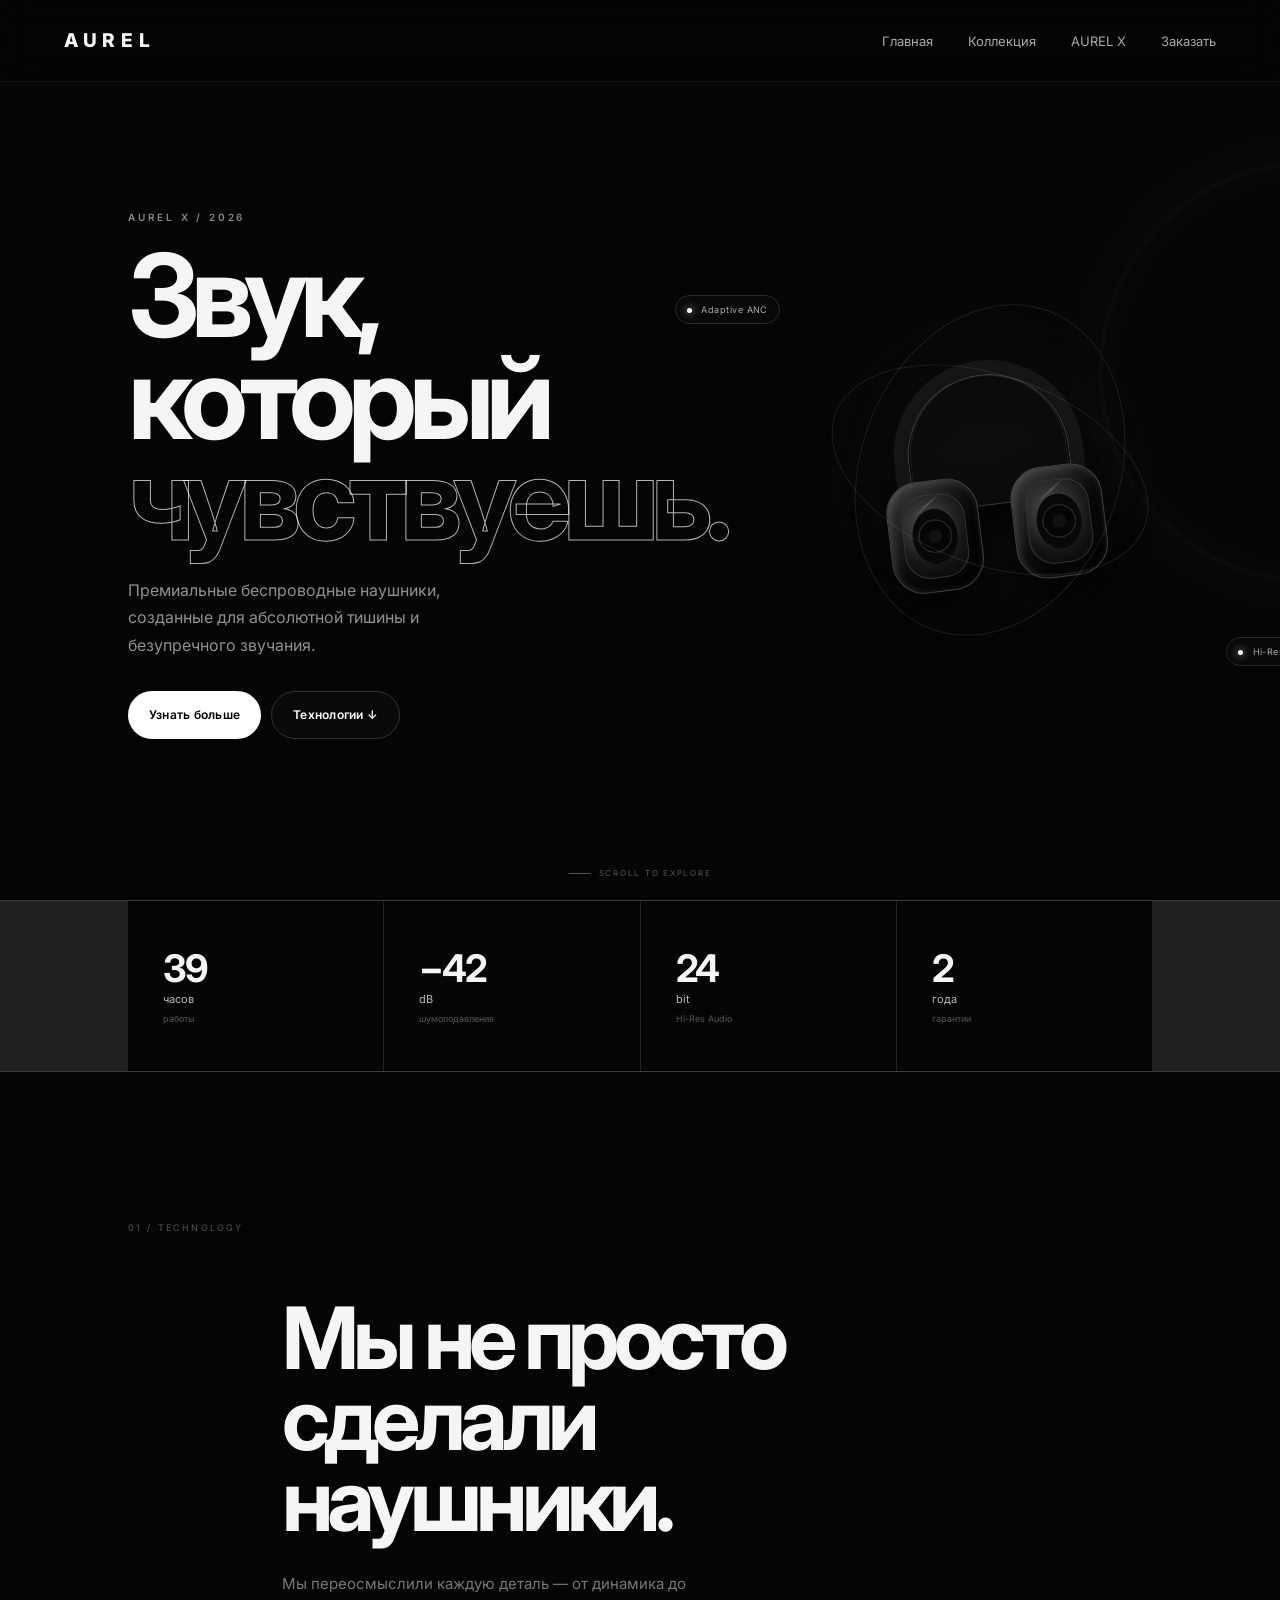
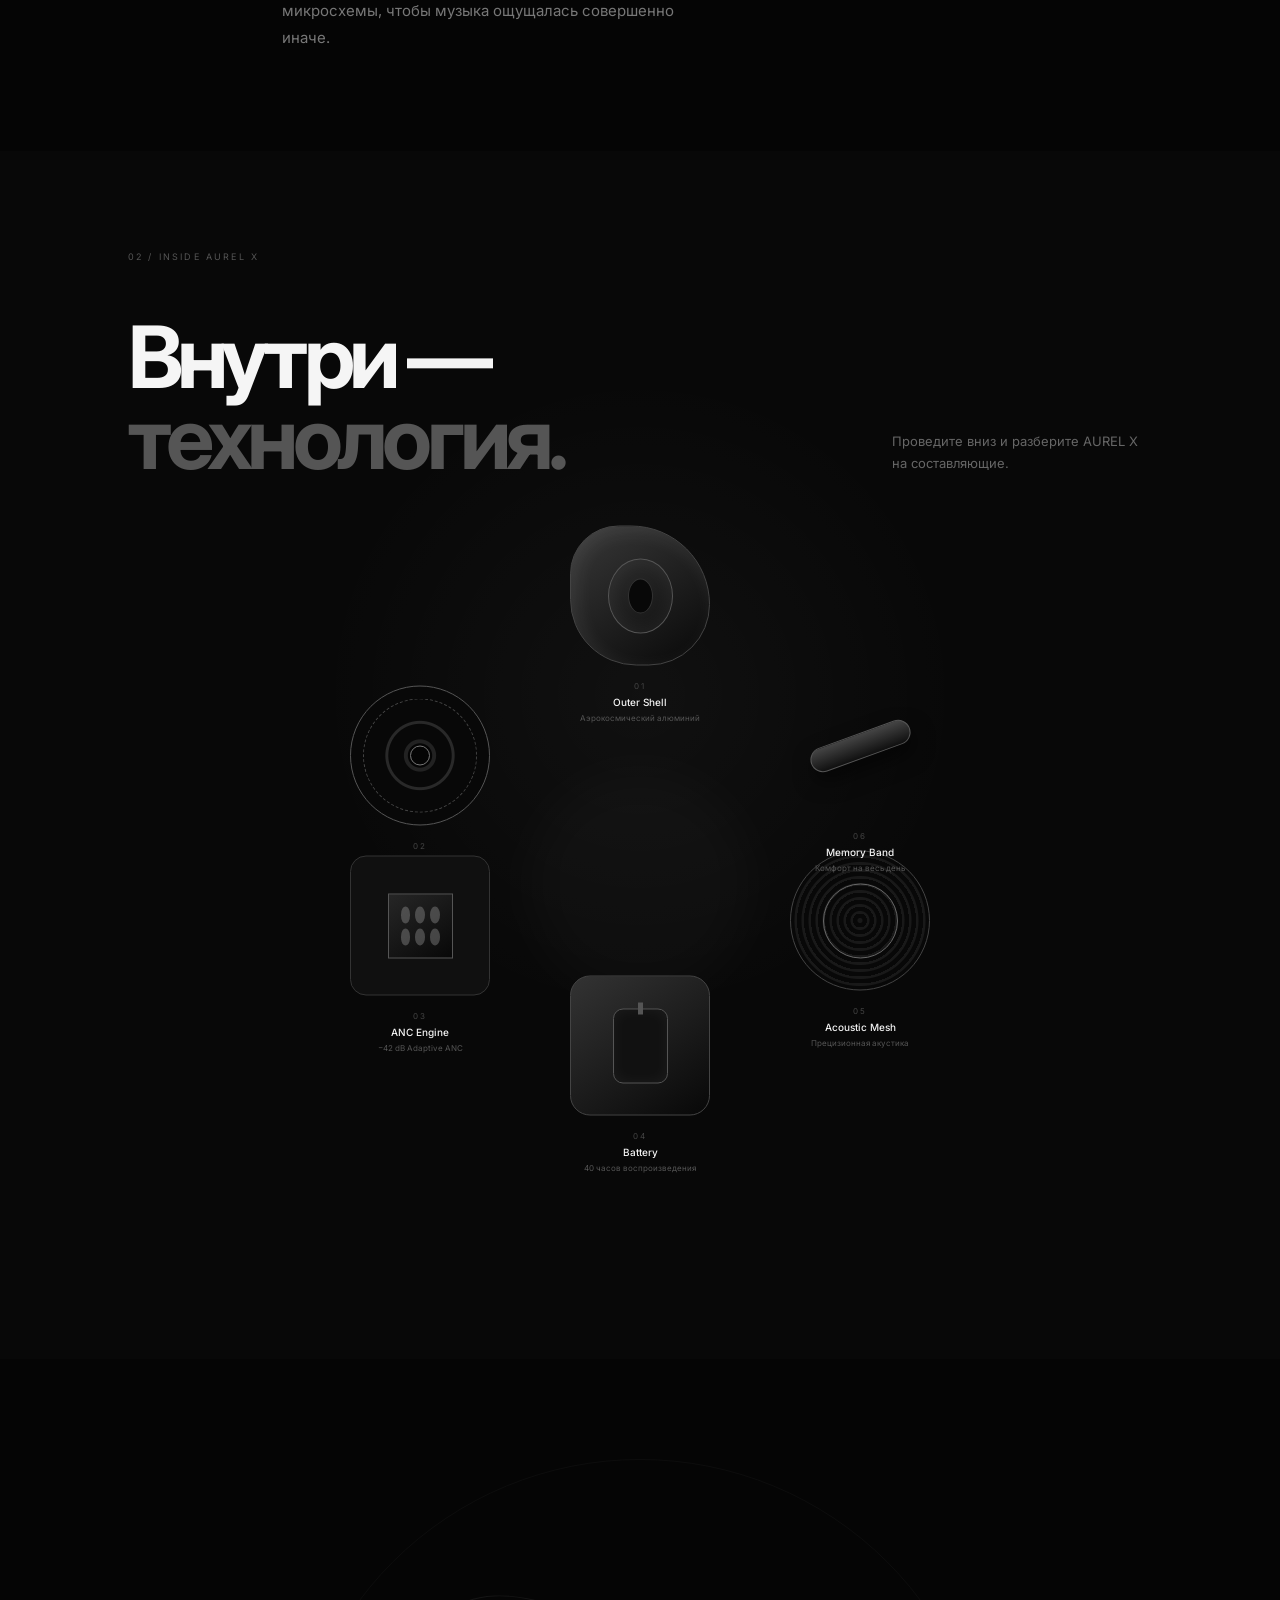
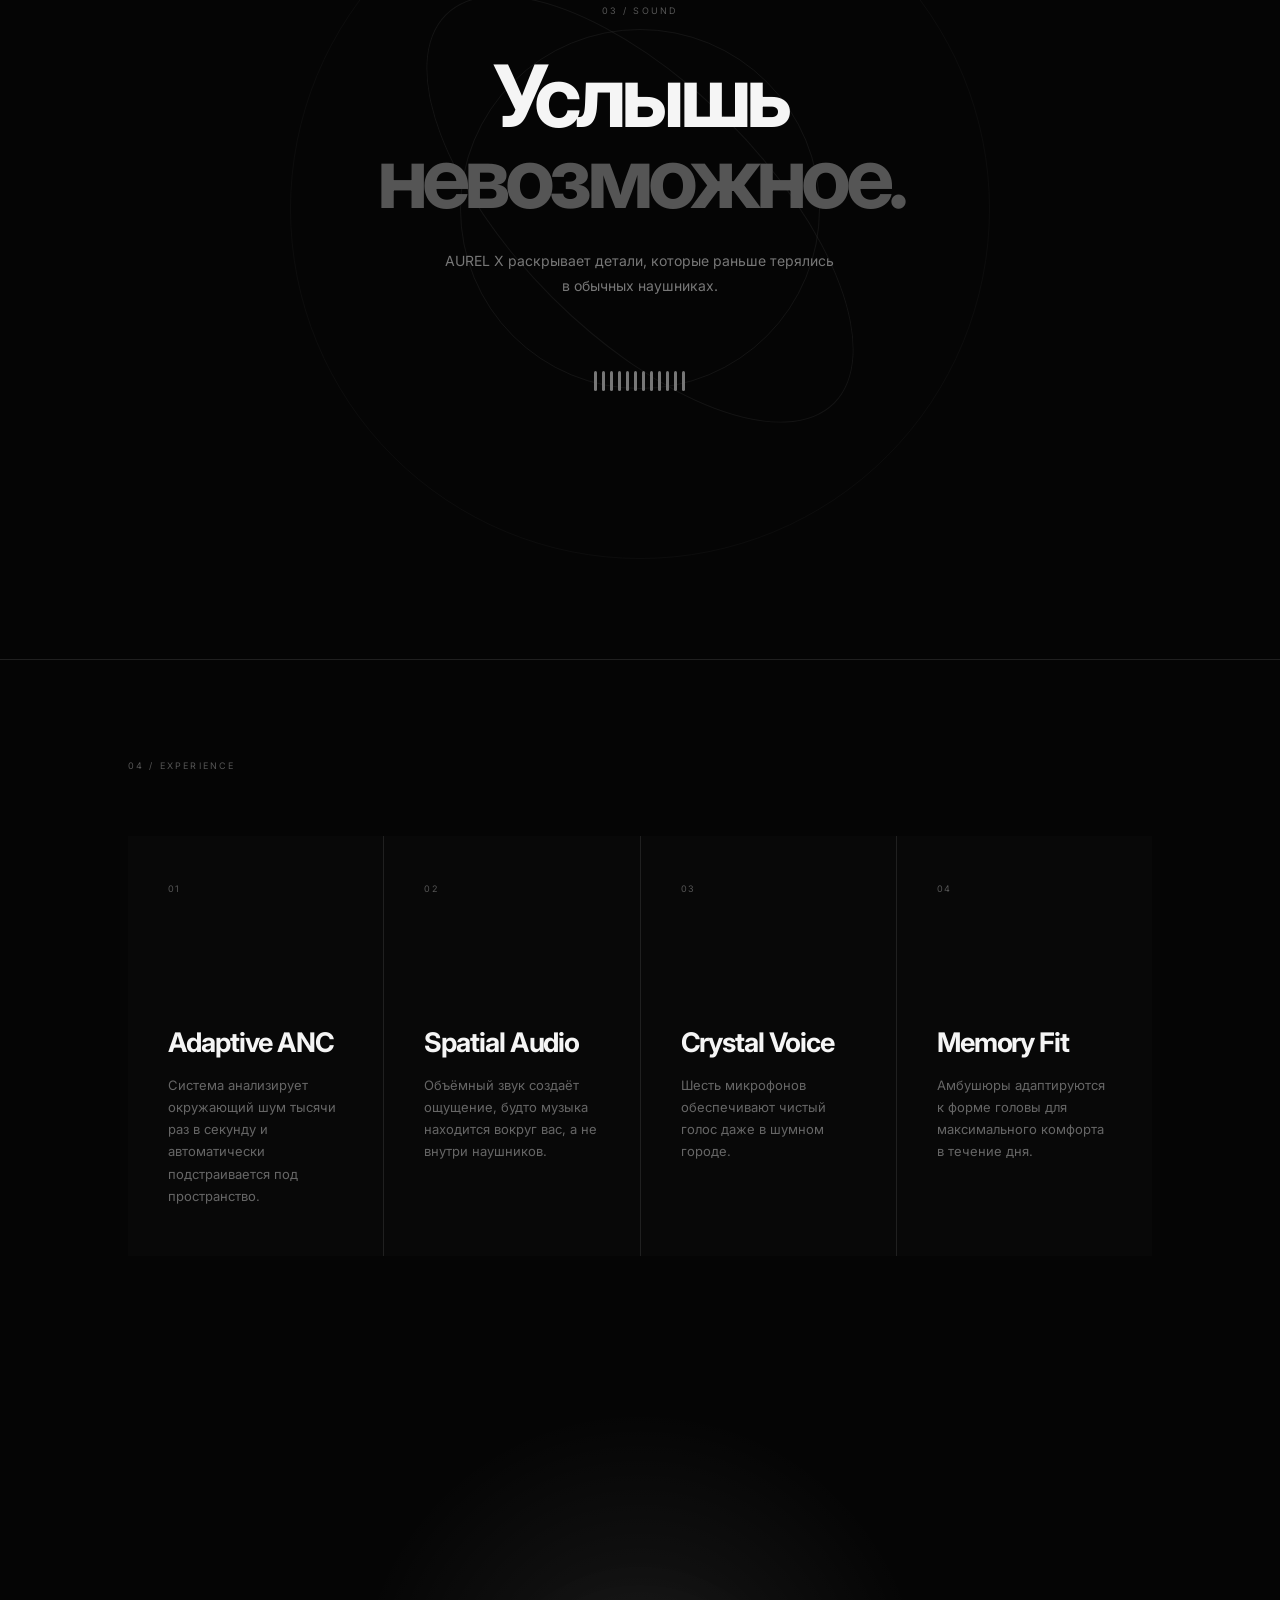
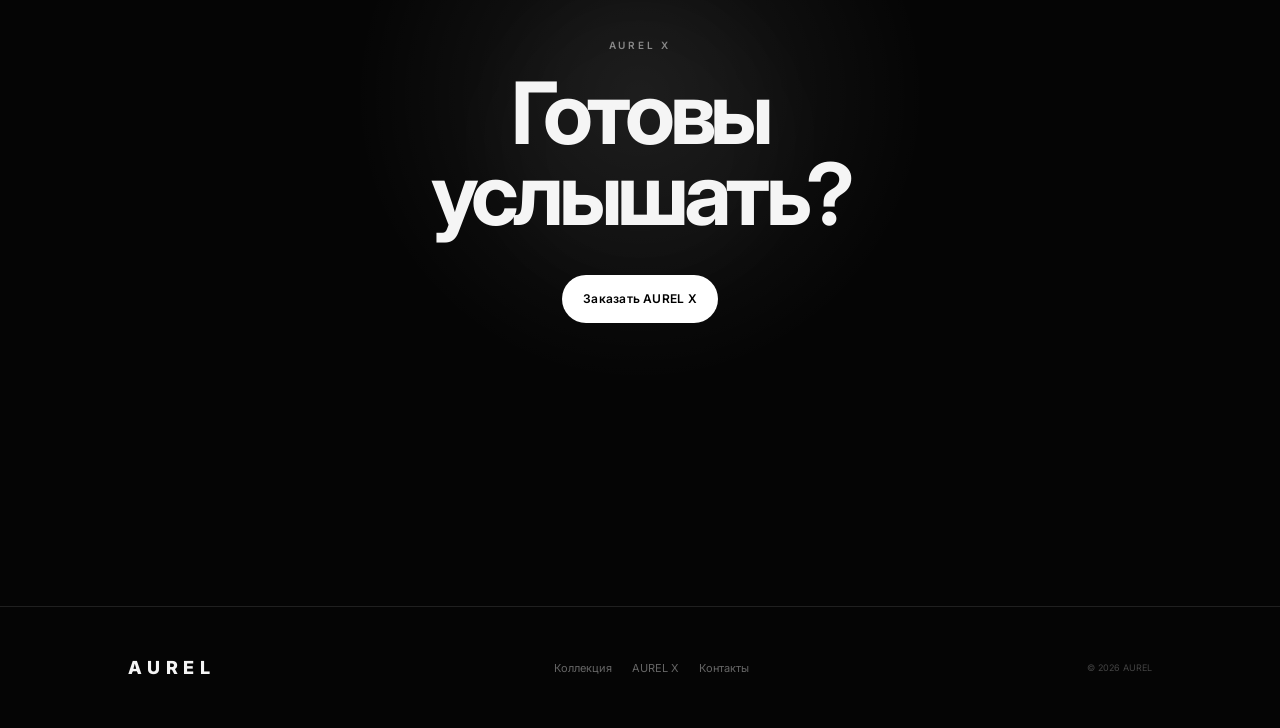
<file: index.html>
<!DOCTYPE html>
<html lang="ru">
<head>
    <meta charset="UTF-8">
    <meta name="viewport" content="width=device-width, initial-scale=1.0">
    <meta name="theme-color" content="#050505">
    <title>AUREL X — звук нового поколения</title>

    <link rel="preconnect" href="https://fonts.googleapis.com">
    <link rel="preconnect" href="https://fonts.gstatic.com" crossorigin>
    <link href="https://fonts.googleapis.com/css2?family=Inter:wght@400;500;600;700;800&display=swap" rel="stylesheet">

    <link rel="stylesheet" href="style.css">
</head>

<body>

<!-- LOADER -->
<div class="loader" id="loader">
    <div class="loader-logo">AUREL</div>
    <div class="loader-line">
        <span></span>
    </div>
</div>

<!-- HEADER -->
<header class="header">
    <a href="index.html" class="logo">AUREL</a>

    <nav>
        <a href="index.html">Главная</a>
        <a href="catalog.html">Коллекция</a>
        <a href="product.html">AUREL X</a>
        <a href="contacts.html">Заказать</a>
    </nav>

    <button class="menu" aria-label="Открыть меню">
        <span></span>
        <span></span>
    </button>
</header>


<main>

<!-- HERO -->
<section class="hero">

    <div class="hero-bg-circle circle-1"></div>
    <div class="hero-bg-circle circle-2"></div>

    <div class="hero-content reveal">
        <div class="eyebrow">AUREL X / 2026</div>

        <h1>
            Звук,<br>
            который<br>
            <span>чувствуешь.</span>
        </h1>

        <p>
            Премиальные беспроводные наушники,
            созданные для абсолютной тишины
            и безупречного звучания.
        </p>

        <div class="hero-buttons">
            <a href="product.html" class="btn btn-primary">
                Узнать больше
            </a>

            <a href="#technology" class="btn btn-ghost">
                Технологии ↓
            </a>
        </div>
    </div>


    <!-- HEADPHONES -->
    <div class="hero-headphones reveal">

        <div class="headphone-glow"></div>

        <div class="headphone">
            <div class="headband"></div>

            <div class="ear left-ear">
                <div class="ear-outer">
                    <div class="ear-inner"></div>
                    <div class="ear-highlight"></div>
                </div>
            </div>

            <div class="ear right-ear">
                <div class="ear-outer">
                    <div class="ear-inner"></div>
                    <div class="ear-highlight"></div>
                </div>
            </div>

        </div>

        <div class="orbit orbit-one"></div>
        <div class="orbit orbit-two"></div>

        <div class="floating-label label-1">
            <span></span> Adaptive ANC
        </div>

        <div class="floating-label label-2">
            <span></span> Hi-Res Audio
        </div>

    </div>

    <div class="scroll-hint">
        <span></span>
        SCROLL TO EXPLORE
    </div>

</section>


<!-- STATISTICS -->
<section class="stats">

    <div class="stat reveal">
        <strong data-count="40">0</strong>
        <span>часов</span>
        <small>работы</small>
    </div>

    <div class="stat reveal">
        <strong>−42</strong>
        <span>dB</span>
        <small>шумоподавления</small>
    </div>

    <div class="stat reveal">
        <strong>24</strong>
        <span>bit</span>
        <small>Hi-Res Audio</small>
    </div>

    <div class="stat reveal">
        <strong>2</strong>
        <span>года</span>
        <small>гарантии</small>
    </div>

</section>


<!-- INTRO -->
<section class="intro" id="technology">

    <div class="section-number">01 / TECHNOLOGY</div>

    <div class="intro-content reveal">
        <h2>
            Мы не просто<br>
            сделали наушники.
        </h2>

        <p>
            Мы переосмыслили каждую деталь —
            от динамика до микросхемы,
            чтобы музыка ощущалась
            совершенно иначе.
        </p>
    </div>

</section>


<!-- EXPLODED VIEW -->
<section class="exploded">

    <div class="section-number">02 / INSIDE AUREL X</div>

    <div class="exploded-title reveal">
        <h2>
            Внутри —<br>
            <span>технология.</span>
        </h2>

        <p>
            Проведите вниз и разберите AUREL X
            на составляющие.
        </p>
    </div>


    <div class="exploded-stage" id="explodedStage">

        <!-- OUTER SHELL -->
        <div class="part part-shell">
            <div class="part-visual shell-visual">
                <div class="shell-ring"></div>
                <div class="shell-core"></div>
            </div>

            <div class="part-info">
                <span>01</span>
                <strong>Outer Shell</strong>
                <small>Аэрокосмический алюминий</small>
            </div>
        </div>


        <!-- DRIVER -->
        <div class="part part-driver">
            <div class="part-visual driver-visual">
                <div class="driver-ring"></div>
                <div class="driver-center"></div>
            </div>

            <div class="part-info">
                <span>02</span>
                <strong>40 mm Driver</strong>
                <small>Высокоточный динамик</small>
            </div>
        </div>


        <!-- ANC -->
        <div class="part part-anc">
            <div class="part-visual anc-visual">
                <div class="chip">
                    <i></i><i></i><i></i>
                    <i></i><i></i><i></i>
                </div>
            </div>

            <div class="part-info">
                <span>03</span>
                <strong>ANC Engine</strong>
                <small>−42 dB Adaptive ANC</small>
            </div>
        </div>


        <!-- BATTERY -->
        <div class="part part-battery">
            <div class="part-visual battery-visual">
                <div class="battery-cell"></div>
            </div>

            <div class="part-info">
                <span>04</span>
                <strong>Battery</strong>
                <small>40 часов воспроизведения</small>
            </div>
        </div>


        <!-- MESH -->
        <div class="part part-mesh">
            <div class="part-visual mesh-visual">
                <div class="mesh-circle"></div>
            </div>

            <div class="part-info">
                <span>05</span>
                <strong>Acoustic Mesh</strong>
                <small>Прецизионная акустика</small>
            </div>
        </div>


        <!-- BAND -->
        <div class="part part-band">
            <div class="part-visual band-visual">
                <div class="band-piece"></div>
            </div>

            <div class="part-info">
                <span>06</span>
                <strong>Memory Band</strong>
                <small>Комфорт на весь день</small>
            </div>
        </div>

    </div>

</section>


<!-- SOUND -->
<section class="sound-section">

    <div class="sound-orbit orbit-a"></div>
    <div class="sound-orbit orbit-b"></div>
    <div class="sound-orbit orbit-c"></div>

    <div class="sound-content reveal">

        <div class="section-number">03 / SOUND</div>

        <h2>
            Услышь<br>
            <span>невозможное.</span>
        </h2>

        <p>
            AUREL X раскрывает детали,
            которые раньше терялись
            в обычных наушниках.
        </p>

        <div class="equalizer">

            <i></i>
            <i></i>
            <i></i>
            <i></i>
            <i></i>
            <i></i>
            <i></i>
            <i></i>
            <i></i>
            <i></i>
            <i></i>
            <i></i>

        </div>

    </div>

</section>


<!-- FEATURES -->
<section class="features">

    <div class="section-number">04 / EXPERIENCE</div>

    <div class="feature-grid">

        <article class="feature reveal">
            <span>01</span>
            <h3>Adaptive ANC</h3>
            <p>
                Система анализирует окружающий
                шум тысячи раз в секунду
                и автоматически подстраивается
                под пространство.
            </p>
        </article>

        <article class="feature reveal">
            <span>02</span>
            <h3>Spatial Audio</h3>
            <p>
                Объёмный звук создаёт ощущение,
                будто музыка находится вокруг вас,
                а не внутри наушников.
            </p>
        </article>

        <article class="feature reveal">
            <span>03</span>
            <h3>Crystal Voice</h3>
            <p>
                Шесть микрофонов обеспечивают
                чистый голос даже
                в шумном городе.
            </p>
        </article>

        <article class="feature reveal">
            <span>04</span>
            <h3>Memory Fit</h3>
            <p>
                Амбушюры адаптируются
                к форме головы для максимального
                комфорта в течение дня.
            </p>
        </article>

    </div>

</section>


<!-- CTA -->
<section class="final-cta">

    <div class="cta-glow"></div>

    <div class="reveal">

        <div class="eyebrow">AUREL X</div>

        <h2>
            Готовы<br>
            услышать?
        </h2>

        <a href="contacts.html" class="btn btn-primary">
            Заказать AUREL X
        </a>

    </div>

</section>

</main>


<!-- FOOTER -->
<footer class="footer">

    <div class="footer-logo">AUREL</div>

    <div class="footer-links">
        <a href="catalog.html">Коллекция</a>
        <a href="product.html">AUREL X</a>
        <a href="contacts.html">Контакты</a>
    </div>

    <div class="footer-copy">
        © 2026 AUREL
    </div>

</footer>


<script src="script.js"></script>

</body>
</html>
</file>
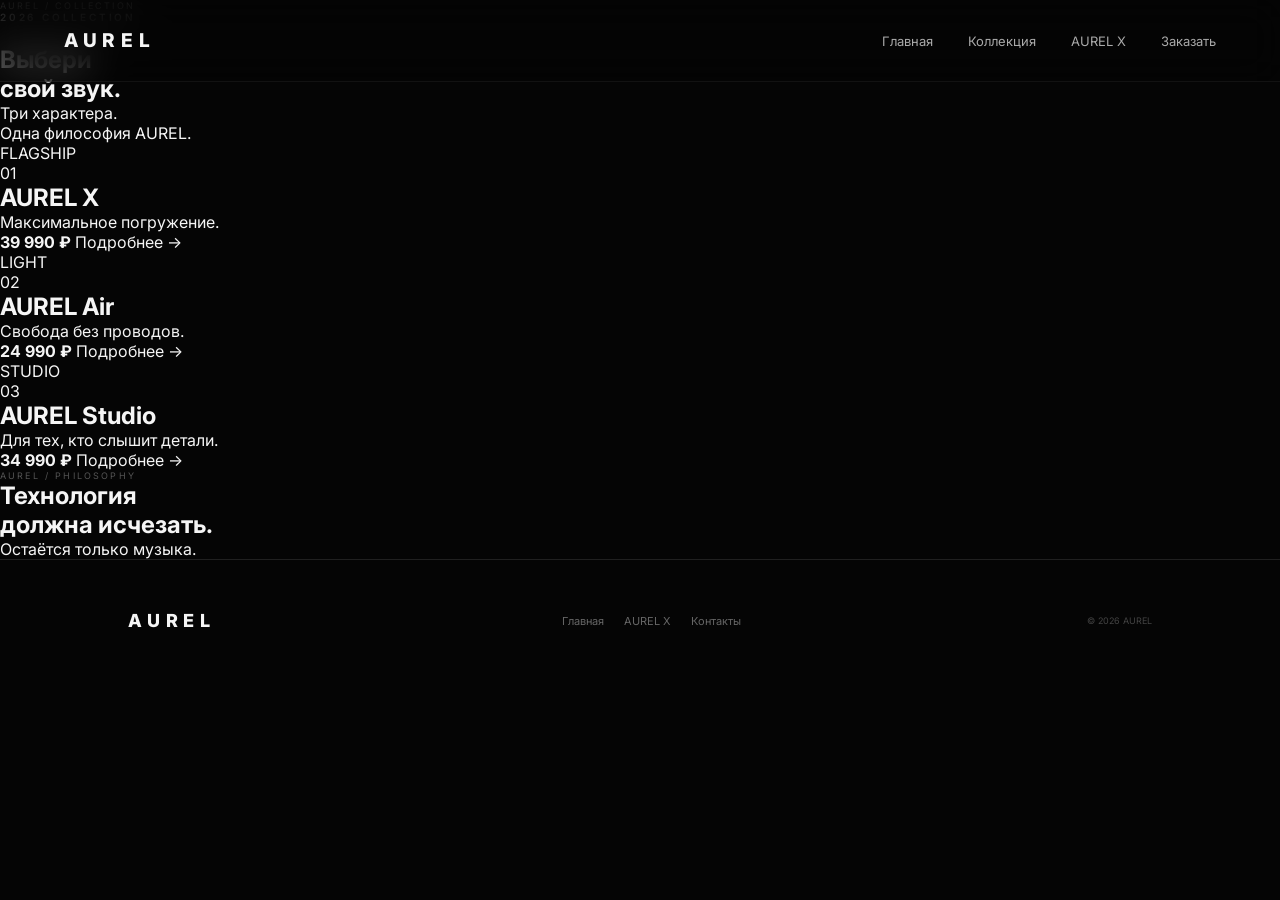
<file: catalog.html>
<!DOCTYPE html>
<html lang="ru">
<head>
    <meta charset="UTF-8">
    <meta name="viewport" content="width=device-width, initial-scale=1.0">
    <meta name="theme-color" content="#050505">

    <title>AUREL — Коллекция</title>

    <link rel="preconnect" href="https://fonts.googleapis.com">
    <link rel="preconnect" href="https://fonts.gstatic.com" crossorigin>
    <link href="https://fonts.googleapis.com/css2?family=Inter:wght@400;500;600;700;800&display=swap" rel="stylesheet">

    <link rel="stylesheet" href="style.css">
</head>

<body>

<header class="header">

    <a href="index.html" class="logo">AUREL</a>

    <nav>
        <a href="index.html">Главная</a>
        <a href="catalog.html">Коллекция</a>
        <a href="product.html">AUREL X</a>
        <a href="contacts.html">Заказать</a>
    </nav>

    <button class="menu" aria-label="Меню">
        <span></span>
        <span></span>
    </button>

</header>


<main>

<section class="catalog-page">

    <div class="section-number reveal">
        AUREL / COLLECTION
    </div>

    <div class="catalog-heading reveal">

        <div>
            <div class="eyebrow">
                2026 COLLECTION
            </div>

            <h1>
                Выбери<br>
                свой <span>звук.</span>
            </h1>
        </div>

        <p>
            Три характера.<br>
            Одна философия AUREL.
        </p>

    </div>


    <div class="products-grid">


        <!-- AUREL X -->

        <article class="catalog-card featured-card reveal">

            <a href="product.html" class="card-image headphones-image x-image">

                <div class="product-glow"></div>

                <div class="mini-headphones">
                    <div class="mini-band"></div>

                    <div class="mini-ear mini-left">
                        <div></div>
                    </div>

                    <div class="mini-ear mini-right">
                        <div></div>
                    </div>
                </div>

                <div class="card-badge">
                    FLAGSHIP
                </div>

            </a>

            <div class="card-info">

                <div>
                    <span class="card-index">
                        01
                    </span>

                    <h2>
                        AUREL X
                    </h2>
                </div>

                <p>
                    Максимальное погружение.
                </p>

                <div class="card-bottom">

                    <strong>
                        39 990 ₽
                    </strong>

                    <a href="product.html">
                        Подробнее →
                    </a>

                </div>

            </div>

        </article>


        <!-- AUREL AIR -->

        <article class="catalog-card reveal">

            <a href="product.html" class="card-image headphones-image air-image">

                <div class="product-glow"></div>

                <div class="mini-headphones air">

                    <div class="mini-band"></div>

                    <div class="mini-ear mini-left">
                        <div></div>
                    </div>

                    <div class="mini-ear mini-right">
                        <div></div>
                    </div>

                </div>

                <div class="card-badge">
                    LIGHT
                </div>

            </a>

            <div class="card-info">

                <div>
                    <span class="card-index">
                        02
                    </span>

                    <h2>
                        AUREL Air
                    </h2>
                </div>

                <p>
                    Свобода без проводов.
                </p>

                <div class="card-bottom">

                    <strong>
                        24 990 ₽
                    </strong>

                    <a href="product.html">
                        Подробнее →
                    </a>

                </div>

            </div>

        </article>


        <!-- AUREL STUDIO -->

        <article class="catalog-card reveal">

            <a href="product.html" class="card-image headphones-image studio-image">

                <div class="product-glow"></div>

                <div class="mini-headphones studio">

                    <div class="mini-band"></div>

                    <div class="mini-ear mini-left">
                        <div></div>
                    </div>

                    <div class="mini-ear mini-right">
                        <div></div>
                    </div>

                </div>

                <div class="card-badge">
                    STUDIO
                </div>

            </a>

            <div class="card-info">

                <div>
                    <span class="card-index">
                        03
                    </span>

                    <h2>
                        AUREL Studio
                    </h2>
                </div>

                <p>
                    Для тех, кто слышит детали.
                </p>

                <div class="card-bottom">

                    <strong>
                        34 990 ₽
                    </strong>

                    <a href="product.html">
                        Подробнее →
                    </a>

                </div>

            </div>

        </article>

    </div>


    <!-- COLLECTION STATEMENT -->

    <section class="catalog-statement reveal">

        <div class="section-number">
            AUREL / PHILOSOPHY
        </div>

        <h2>
            Технология<br>
            должна <span>исчезать.</span>
        </h2>

        <p>
            Остаётся только музыка.
        </p>

    </section>

</section>

</main>


<footer class="footer">

    <div class="footer-logo">
        AUREL
    </div>

    <div class="footer-links">
        <a href="index.html">Главная</a>
        <a href="product.html">AUREL X</a>
        <a href="contacts.html">Контакты</a>
    </div>

    <div class="footer-copy">
        © 2026 AUREL
    </div>

</footer>


<script src="script.js"></script>

</body>
</html>
</file>
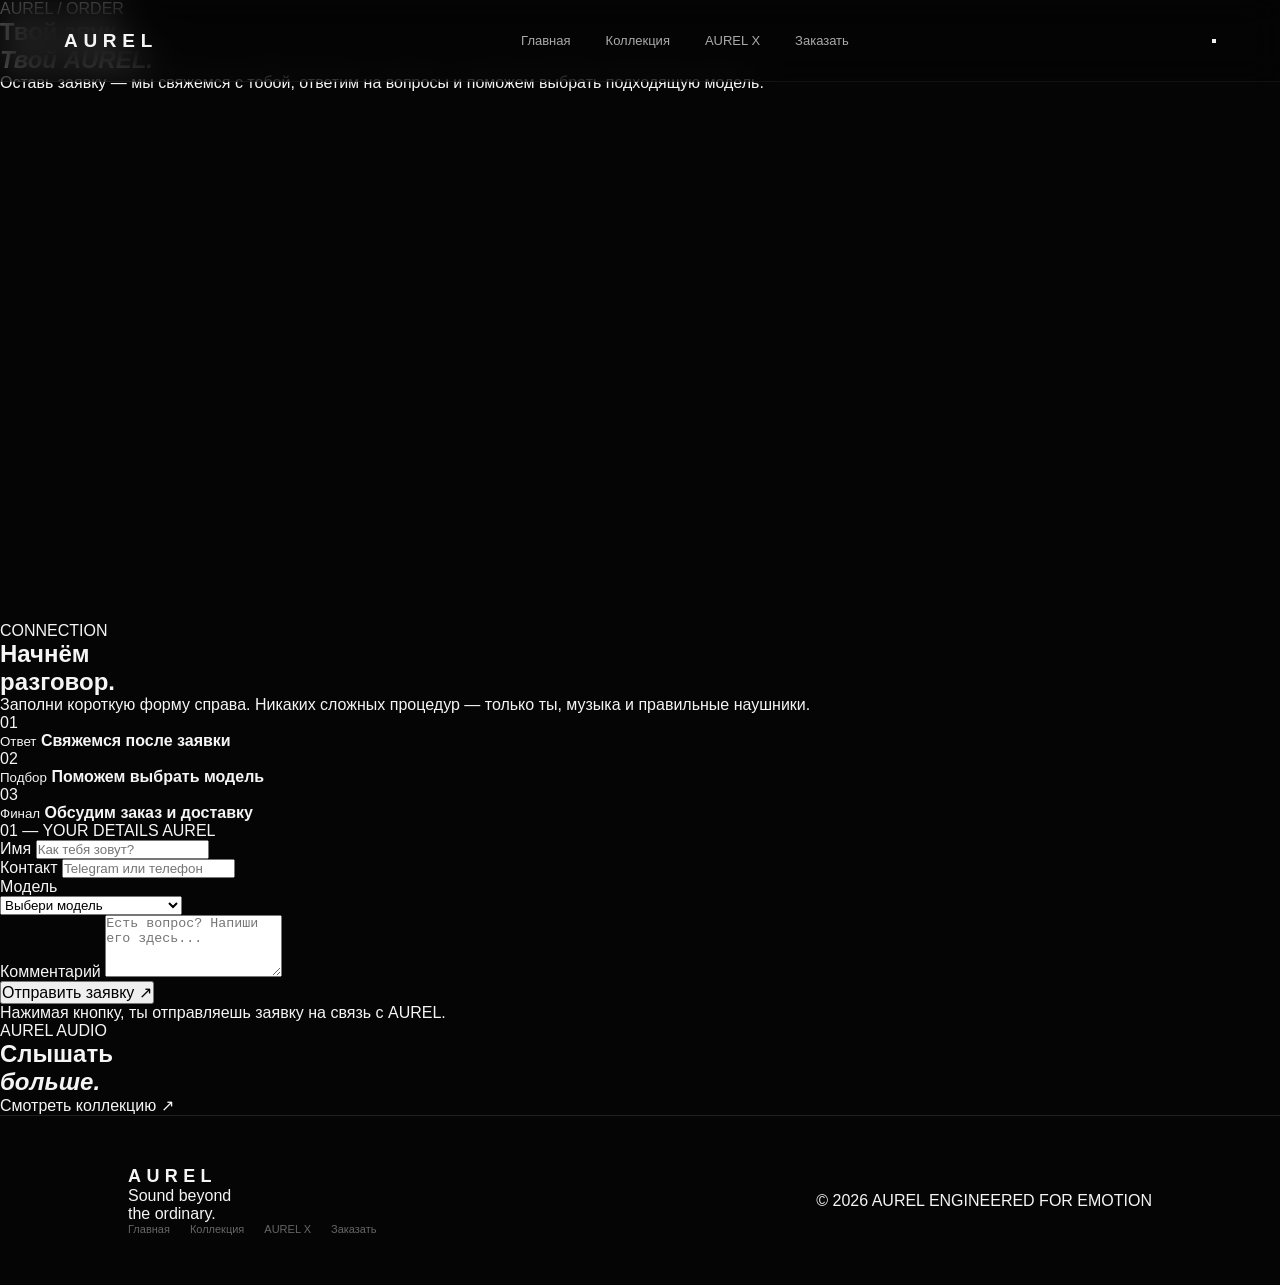
<file: contacts.html>
<!DOCTYPE html>
<html lang="ru">
<head>
    <meta charset="UTF-8">
    <meta name="viewport" content="width=device-width, initial-scale=1.0">
    <meta name="theme-color" content="#050505">
    <title>AUREL — Заказать</title>
    <link rel="stylesheet" href="style.css">
</head>

<body class="contacts-page">

<div class="loader">
    <div class="loader-logo">AUREL</div>
    <div class="loader-line"></div>
</div>

<header class="header">
    <a href="index.html" class="logo">AUREL</a>

    <nav>
        <a href="index.html">Главная</a>
        <a href="catalog.html">Коллекция</a>
        <a href="product.html">AUREL X</a>
        <a href="contacts.html" class="active">Заказать</a>
    </nav>

    <button class="menu-toggle" aria-label="Открыть меню">
        <span></span>
        <span></span>
    </button>
</header>


<main>

    <!-- CONTACT HERO -->
    <section class="contact-hero">
        <div class="contact-hero-inner">

            <div class="section-kicker reveal">
                <span></span>
                AUREL / ORDER
            </div>

            <h1 class="contact-title reveal">
                Твой звук.<br>
                <em>Твой AUREL.</em>
            </h1>

            <p class="contact-subtitle reveal">
                Оставь заявку — мы свяжемся с тобой,
                ответим на вопросы и поможем выбрать
                подходящую модель.
            </p>

        </div>

        <div class="contact-orbit orbit-one"></div>
        <div class="contact-orbit orbit-two"></div>

    </section>


    <!-- FORM -->
    <section class="order-section">

        <div class="order-grid">

            <div class="order-info reveal">

                <div class="section-kicker">
                    <span></span>
                    CONNECTION
                </div>

                <h2>
                    Начнём<br>
                    разговор.
                </h2>

                <p>
                    Заполни короткую форму справа.
                    Никаких сложных процедур — только
                    ты, музыка и правильные наушники.
                </p>

                <div class="contact-details">

                    <div class="contact-detail">
                        <span class="detail-number">01</span>
                        <div>
                            <small>Ответ</small>
                            <strong>Свяжемся после заявки</strong>
                        </div>
                    </div>

                    <div class="contact-detail">
                        <span class="detail-number">02</span>
                        <div>
                            <small>Подбор</small>
                            <strong>Поможем выбрать модель</strong>
                        </div>
                    </div>

                    <div class="contact-detail">
                        <span class="detail-number">03</span>
                        <div>
                            <small>Финал</small>
                            <strong>Обсудим заказ и доставку</strong>
                        </div>
                    </div>

                </div>

            </div>


            <div class="order-form-wrap reveal">

                <div class="form-top">
                    <span>01 — YOUR DETAILS</span>
                    <span>AUREL</span>
                </div>

                <form id="orderForm">

                    <div class="input-group">
                        <label for="name">Имя</label>
                        <input
                            type="text"
                            id="name"
                            name="name"
                            placeholder="Как тебя зовут?"
                            required
                        >
                    </div>

                    <div class="input-group">
                        <label for="contact">Контакт</label>
                        <input
                            type="text"
                            id="contact"
                            name="contact"
                            placeholder="Telegram или телефон"
                            required
                        >
                    </div>

                    <div class="input-group">
                        <label for="model">Модель</label>

                        <div class="select-wrap">
                            <select id="model" name="model" required>
                                <option value="" disabled selected>
                                    Выбери модель
                                </option>
                                <option value="AUREL X">
                                    AUREL X — 39 990 ₽
                                </option>
                                <option value="AUREL Air">
                                    AUREL Air — 24 990 ₽
                                </option>
                                <option value="AUREL Studio">
                                    AUREL Studio — 34 990 ₽
                                </option>
                            </select>
                        </div>
                    </div>

                    <div class="input-group">
                        <label for="message">Комментарий</label>

                        <textarea
                            id="message"
                            name="message"
                            rows="4"
                            placeholder="Есть вопрос? Напиши его здесь..."
                        ></textarea>
                    </div>

                    <button type="submit" class="form-submit">
                        <span>Отправить заявку</span>
                        <span class="button-arrow">↗</span>
                    </button>

                    <p class="form-note">
                        Нажимая кнопку, ты отправляешь заявку
                        на связь с AUREL.
                    </p>

                </form>

            </div>

        </div>

    </section>


    <!-- FINAL -->
    <section class="contact-final">

        <div class="contact-final-glow"></div>

        <div class="contact-final-inner reveal">

            <div class="section-kicker">
                <span></span>
                AUREL AUDIO
            </div>

            <h2>
                Слышать<br>
                <em>больше.</em>
            </h2>

            <a href="catalog.html" class="magnetic-btn">
                <span>Смотреть коллекцию</span>
                <span>↗</span>
            </a>

        </div>

    </section>

</main>


<footer class="footer">

    <div class="footer-top">
        <div class="footer-brand">
            <div class="footer-logo">AUREL</div>
            <p>
                Sound beyond<br>
                the ordinary.
            </p>
        </div>

        <div class="footer-links">
            <a href="index.html">Главная</a>
            <a href="catalog.html">Коллекция</a>
            <a href="product.html">AUREL X</a>
            <a href="contacts.html">Заказать</a>
        </div>
    </div>

    <div class="footer-bottom">
        <span>© 2026 AUREL</span>
        <span>ENGINEERED FOR EMOTION</span>
    </div>

</footer>


<script src="script.js"></script>

</body>
</html>
</file>
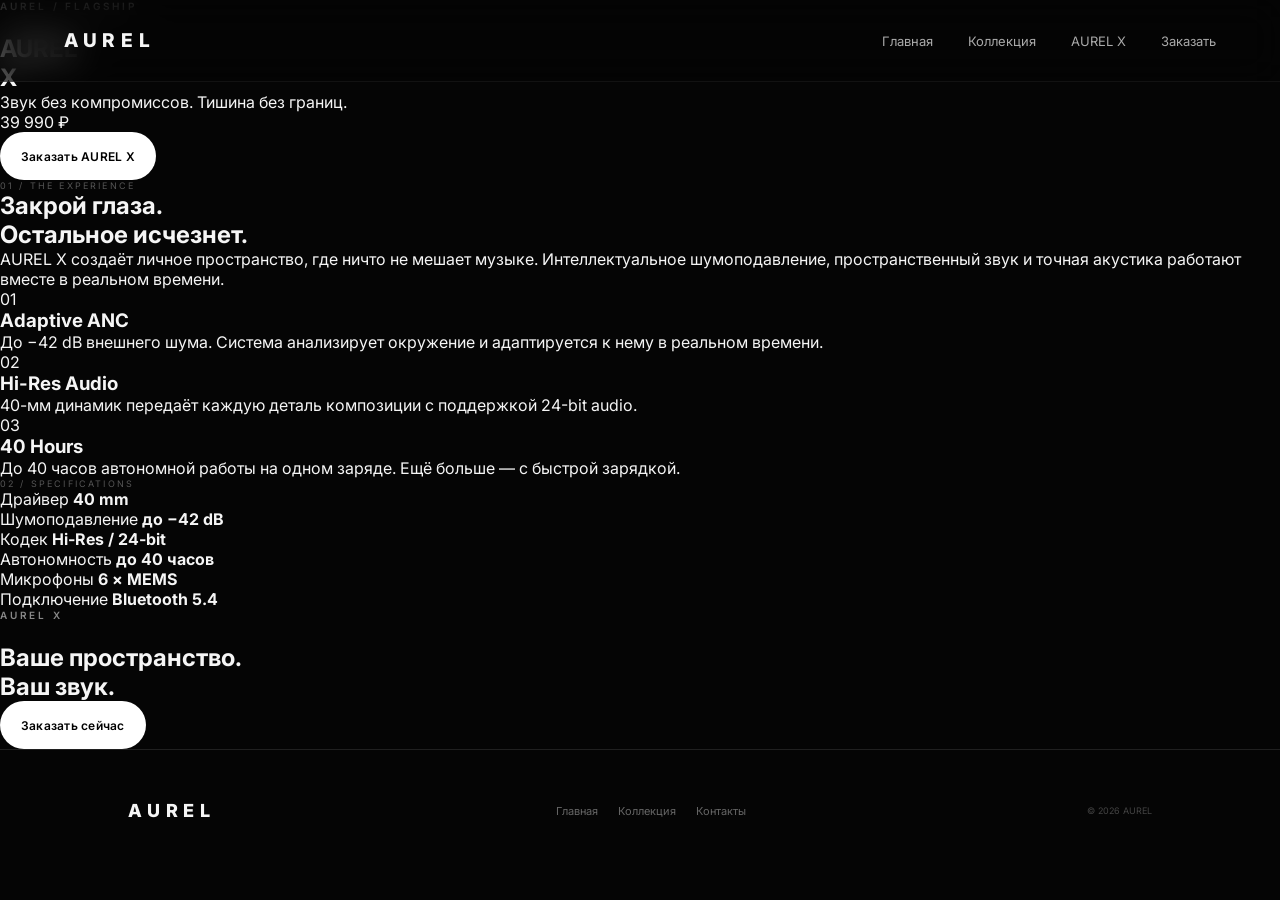
<file: product.html>
<!DOCTYPE html>
<html lang="ru">
<head>
    <meta charset="UTF-8">
    <meta name="viewport" content="width=device-width, initial-scale=1.0">
    <meta name="theme-color" content="#050505">

    <title>AUREL X — Premium Headphones</title>

    <link rel="preconnect" href="https://fonts.googleapis.com">
    <link rel="preconnect" href="https://fonts.gstatic.com" crossorigin>
    <link href="https://fonts.googleapis.com/css2?family=Inter:wght@400;500;600;700;800&display=swap" rel="stylesheet">

    <link rel="stylesheet" href="style.css">
</head>

<body>

<header class="header">

    <a href="index.html" class="logo">AUREL</a>

    <nav>
        <a href="index.html">Главная</a>
        <a href="catalog.html">Коллекция</a>
        <a href="product.html">AUREL X</a>
        <a href="contacts.html">Заказать</a>
    </nav>

    <button class="menu" aria-label="Меню">
        <span></span>
        <span></span>
    </button>

</header>


<main>

<!-- PRODUCT HERO -->

<section class="product-hero">

    <div class="product-visual reveal">

        <div class="product-halo"></div>

        <div class="big-headphones">

            <div class="big-band"></div>

            <div class="big-ear big-left">
                <div class="big-ear-inner"></div>
                <div class="big-reflection"></div>
            </div>

            <div class="big-ear big-right">
                <div class="big-ear-inner"></div>
                <div class="big-reflection"></div>
            </div>

        </div>

        <div class="product-orbit orbit-p1"></div>
        <div class="product-orbit orbit-p2"></div>

    </div>


    <div class="product-copy reveal">

        <div class="eyebrow">
            AUREL / FLAGSHIP
        </div>

        <h1>
            AUREL<br>
            <span>X</span>
        </h1>

        <p class="product-lead">
            Звук без компромиссов.
            Тишина без границ.
        </p>

        <div class="price">
            39 990 ₽
        </div>

        <a href="contacts.html" class="btn btn-primary">
            Заказать AUREL X
        </a>

    </div>

</section>


<!-- PRODUCT INTRO -->

<section class="product-intro">

    <div class="section-number">
        01 / THE EXPERIENCE
    </div>

    <div class="product-intro-text reveal">

        <h2>
            Закрой глаза.<br>
            <span>Остальное исчезнет.</span>
        </h2>

        <p>
            AUREL X создаёт личное пространство,
            где ничто не мешает музыке.
            Интеллектуальное шумоподавление,
            пространственный звук и точная акустика
            работают вместе в реальном времени.
        </p>

    </div>

</section>


<!-- FEATURES -->

<section class="product-features">

    <article class="product-feature reveal">

        <div class="feature-number">
            01
        </div>

        <div class="feature-content">

            <div class="feature-icon anc-icon">
                <span></span>
                <span></span>
                <span></span>
            </div>

            <h3>
                Adaptive ANC
            </h3>

            <p>
                До −42 dB внешнего шума.
                Система анализирует окружение
                и адаптируется к нему
                в реальном времени.
            </p>

        </div>

    </article>


    <article class="product-feature reveal">

        <div class="feature-number">
            02
        </div>

        <div class="feature-content">

            <div class="feature-icon sound-icon">
                <span></span>
                <span></span>
                <span></span>
                <span></span>
                <span></span>
            </div>

            <h3>
                Hi-Res Audio
            </h3>

            <p>
                40-мм динамик передаёт
                каждую деталь композиции
                с поддержкой 24-bit audio.
            </p>

        </div>

    </article>


    <article class="product-feature reveal">

        <div class="feature-number">
            03
        </div>

        <div class="feature-content">

            <div class="feature-icon battery-icon">
                <span></span>
            </div>

            <h3>
                40 Hours
            </h3>

            <p>
                До 40 часов автономной работы
                на одном заряде.
                Ещё больше — с быстрой зарядкой.
            </p>

        </div>

    </article>

</section>


<!-- SPECS -->

<section class="specs-section">

    <div class="section-number">
        02 / SPECIFICATIONS
    </div>

    <div class="specs-list">

        <div class="spec-row reveal">
            <span>Драйвер</span>
            <strong>40 mm</strong>
        </div>

        <div class="spec-row reveal">
            <span>Шумоподавление</span>
            <strong>до −42 dB</strong>
        </div>

        <div class="spec-row reveal">
            <span>Кодек</span>
            <strong>Hi-Res / 24-bit</strong>
        </div>

        <div class="spec-row reveal">
            <span>Автономность</span>
            <strong>до 40 часов</strong>
        </div>

        <div class="spec-row reveal">
            <span>Микрофоны</span>
            <strong>6 × MEMS</strong>
        </div>

        <div class="spec-row reveal">
            <span>Подключение</span>
            <strong>Bluetooth 5.4</strong>
        </div>

    </div>

</section>


<!-- FINAL PRODUCT CTA -->

<section class="product-cta">

    <div class="product-cta-inner reveal">

        <div class="eyebrow">
            AUREL X
        </div>

        <h2>
            Ваше пространство.<br>
            Ваш звук.
        </h2>

        <a href="contacts.html" class="btn btn-primary">
            Заказать сейчас
        </a>

    </div>

</section>

</main>


<footer class="footer">

    <div class="footer-logo">
        AUREL
    </div>

    <div class="footer-links">
        <a href="index.html">Главная</a>
        <a href="catalog.html">Коллекция</a>
        <a href="contacts.html">Контакты</a>
    </div>

    <div class="footer-copy">
        © 2026 AUREL
    </div>

</footer>


<script src="script.js"></script>

</body>
</html>
</file>
<file: style.css>
* {
    margin: 0;
    padding: 0;
    box-sizing: border-box;
}

:root {
    --bg: #050505;
    --bg-soft: #0b0b0b;
    --text: #f5f5f5;
    --muted: #8b8b8b;
    --line: rgba(255,255,255,.11);
    --accent: #ffffff;
}

html {
    scroll-behavior: smooth;
    background: var(--bg);
}

body {
    background: var(--bg);
    color: var(--text);
    font-family: "Inter", Arial, sans-serif;
    overflow-x: hidden;
}

body.page-loading {
    opacity: 0;
    transition: opacity .18s ease;
}

a {
    color: inherit;
    text-decoration: none;
}

button {
    font: inherit;
}

::selection {
    background: #fff;
    color: #000;
}


/* =========================
   LOADER
========================= */

.loader {
    position: fixed;
    inset: 0;
    z-index: 9999;
    background: #050505;
    display: flex;
    flex-direction: column;
    align-items: center;
    justify-content: center;
    animation: loaderHide 1s 1.4s forwards;
    pointer-events: none;
}

.loader-logo {
    font-size: 26px;
    font-weight: 800;
    letter-spacing: .35em;
    margin-left: .35em;
}

.loader-line {
    width: 120px;
    height: 1px;
    background: #252525;
    margin-top: 25px;
    overflow: hidden;
}

.loader-line span {
    display: block;
    height: 100%;
    width: 0;
    background: #fff;
    animation: loaderProgress 1.2s ease forwards;
}

@keyframes loaderProgress {
    to {
        width: 100%;
    }
}

@keyframes loaderHide {
    to {
        opacity: 0;
        visibility: hidden;
    }
}


/* =========================
   HEADER
========================= */

.header {
    position: fixed;
    z-index: 1000;
    top: 0;
    left: 0;
    width: 100%;
    height: 72px;

    padding: 0 22px;

    display: flex;
    align-items: center;
    justify-content: space-between;

    background: rgba(5,5,5,.58);
    backdrop-filter: blur(18px);
    -webkit-backdrop-filter: blur(18px);

    border-bottom: 1px solid rgba(255,255,255,.06);
}

.logo {
    font-size: 19px;
    font-weight: 800;
    letter-spacing: .3em;
}

.header nav {
    display: none;
}

.header nav a {
    position: relative;
    color: #aaa;
    font-size: 13px;
    transition: color .3s ease;
}

.header nav a:hover {
    color: #fff;
}

.header nav a::after {
    content: "";
    position: absolute;
    left: 0;
    bottom: -7px;
    width: 0;
    height: 1px;
    background: #fff;
    transition: width .3s ease;
}

.header nav a:hover::after {
    width: 100%;
}

.menu {
    width: 42px;
    height: 42px;

    border: 1px solid #292929;
    background: rgba(255,255,255,.03);

    display: flex;
    flex-direction: column;
    justify-content: center;
    align-items: center;
    gap: 6px;

    cursor: pointer;
    border-radius: 50%;
}

.menu span {
    width: 15px;
    height: 1px;
    background: #fff;
    transition: .3s ease;
}

.menu.active span:first-child {
    transform: translateY(3.5px) rotate(45deg);
}

.menu.active span:last-child {
    transform: translateY(-3.5px) rotate(-45deg);
}

.header nav.open {
    display: flex;
    position: absolute;

    top: 72px;
    left: 0;
    right: 0;

    padding: 25px 22px 30px;

    flex-direction: column;
    gap: 24px;

    background: rgba(5,5,5,.96);
    backdrop-filter: blur(25px);

    border-bottom: 1px solid #222;

    animation: menuOpen .3s ease;
}

@keyframes menuOpen {
    from {
        opacity: 0;
        transform: translateY(-10px);
    }

    to {
        opacity: 1;
        transform: translateY(0);
    }
}


/* =========================
   HERO
========================= */

.hero {
    min-height: 100svh;
    position: relative;

    padding: 130px 22px 80px;

    display: flex;
    flex-direction: column;
    justify-content: center;

    overflow: hidden;
}

.hero-bg-circle {
    position: absolute;
    border-radius: 50%;
    pointer-events: none;
    filter: blur(1px);
}

.circle-1 {
    width: 420px;
    height: 420px;

    right: -240px;
    top: 18%;

    border: 1px solid rgba(255,255,255,.07);
    box-shadow:
        0 0 100px rgba(255,255,255,.035),
        inset 0 0 80px rgba(255,255,255,.025);
}

.circle-2 {
    width: 250px;
    height: 250px;

    left: -180px;
    bottom: 5%;

    border: 1px solid rgba(255,255,255,.04);
}

.hero-content {
    position: relative;
    z-index: 5;
    max-width: 560px;
}

.eyebrow {
    color: #888;
    font-size: 10px;
    font-weight: 600;
    letter-spacing: .28em;
    text-transform: uppercase;
    margin-bottom: 22px;
}

.hero h1 {
    font-size: clamp(52px, 15vw, 100px);
    line-height: .88;
    letter-spacing: -.07em;
    font-weight: 700;
}

.hero h1 span {
    color: transparent;
    -webkit-text-stroke: 1px rgba(255,255,255,.7);
}

.hero-content > p {
    max-width: 390px;
    color: #909090;
    font-size: 15px;
    line-height: 1.7;
    margin-top: 28px;
}

.hero-buttons {
    display: flex;
    flex-wrap: wrap;
    gap: 10px;
    margin-top: 32px;
}

.btn {
    min-height: 48px;
    padding: 0 21px;

    display: inline-flex;
    align-items: center;
    justify-content: center;

    font-size: 12px;
    font-weight: 600;
    letter-spacing: .02em;

    border-radius: 100px;

    transition:
        transform .3s ease,
        background .3s ease,
        color .3s ease;
}

.btn:hover {
    transform: translateY(-3px);
}

.btn-primary {
    color: #000;
    background: #fff;
}

.btn-primary:hover {
    background: #ddd;
}

.btn-ghost {
    color: #fff;
    border: 1px solid #333;
    background: rgba(255,255,255,.025);
}

.btn-ghost:hover {
    border-color: #666;
}


/* =========================
   HEADPHONES
========================= */

.hero-headphones {
    position: relative;

    width: min(100%, 480px);
    height: 360px;

    margin: 20px auto 0;
}

.headphone {
    position: absolute;

    left: 50%;
    top: 50%;

    width: 245px;
    height: 250px;

    transform: translate(-50%, -50%) rotate(-7deg);

    animation: headphoneFloat 5s ease-in-out infinite;
}

@keyframes headphoneFloat {
    0%,100% {
        transform: translate(-50%, -50%) rotate(-7deg);
    }

    50% {
        transform: translate(-50%, -54%) rotate(-3deg);
    }
}

.headband {
    position: absolute;

    left: 50%;
    top: 15px;

    width: 190px;
    height: 145px;

    transform: translateX(-50%);

    border: 14px solid #151515;
    border-bottom: 0;

    border-radius: 120px 120px 0 0;

    box-shadow:
        inset 0 0 0 1px #444,
        0 20px 45px rgba(0,0,0,.8);
}

.headband::after {
    content: "";

    position: absolute;

    left: 50%;
    top: 1px;

    width: 155px;
    height: 115px;

    transform: translateX(-50%);

    border: 1px solid rgba(255,255,255,.08);
    border-bottom: 0;

    border-radius: 100px 100px 0 0;
}

.ear {
    position: absolute;

    top: 128px;

    width: 92px;
    height: 112px;

    border-radius: 32px;

    background:
        linear-gradient(145deg,#3b3b3b,#0d0d0d 55%,#050505);

    box-shadow:
        inset 2px 2px 8px rgba(255,255,255,.18),
        inset -10px -10px 20px rgba(0,0,0,.8),
        0 20px 35px rgba(0,0,0,.65);

    border: 1px solid #414141;
}

.left-ear {
    left: 14px;
}

.right-ear {
    right: 14px;
}

.ear-outer {
    position: absolute;
    inset: 13px;

    border-radius: 25px;

    background:
        radial-gradient(circle at 35% 30%,#444,#151515 60%,#070707);
    
    border: 1px solid #343434;
}

.ear-inner {
    position: absolute;

    left: 50%;
    top: 50%;

    width: 45px;
    height: 55px;

    transform: translate(-50%,-50%);

    border-radius: 50%;

    background:
        radial-gradient(circle,#111 0 18%,#050505 19% 43%,#222 44% 47%,#080808 48%);

    box-shadow:
        0 0 15px rgba(255,255,255,.05);
}

.ear-highlight {
    position: absolute;

    left: 9px;
    top: 8px;

    width: 35px;
    height: 2px;

    transform: rotate(-35deg);

    background: linear-gradient(90deg,transparent,#fff,transparent);
    opacity: .18;
}

.headphone-glow {
    position: absolute;

    left: 50%;
    top: 50%;

    width: 250px;
    height: 250px;

    transform: translate(-50%,-50%);

    border-radius: 50%;

    background: rgba(255,255,255,.035);

    filter: blur(45px);

    animation: glowPulse 4s ease-in-out infinite;
}

@keyframes glowPulse {
    0%,100% {
        opacity: .4;
        transform: translate(-50%,-50%) scale(.85);
    }

    50% {
        opacity: .8;
        transform: translate(-50%,-50%) scale(1.1);
    }
}

.orbit {
    position: absolute;

    left: 50%;
    top: 50%;

    border: 1px solid rgba(255,255,255,.09);

    border-radius: 50%;

    transform: translate(-50%,-50%) rotate(20deg);
}

.orbit-one {
    width: 330px;
    height: 190px;

    animation: orbitRotate 12s linear infinite;
}

.orbit-two {
    width: 260px;
    height: 340px;

    animation: orbitRotateReverse 15s linear infinite;
}

@keyframes orbitRotate {
    to {
        transform: translate(-50%,-50%) rotate(380deg);
    }
}

@keyframes orbitRotateReverse {
    to {
        transform: translate(-50%,-50%) rotate(-340deg);
    }
}

.floating-label {
    position: absolute;

    padding: 8px 11px;

    color: #aaa;
    background: rgba(10,10,10,.7);

    border: 1px solid #292929;
    border-radius: 100px;

    backdrop-filter: blur(10px);

    font-size: 9px;
    letter-spacing: .05em;

    animation: labelFloat 4s ease-in-out infinite;
}

.floating-label span {
    display: inline-block;

    width: 5px;
    height: 5px;

    margin-right: 6px;

    border-radius: 50%;
    background: #fff;

    box-shadow: 0 0 10px #fff;
}

.label-1 {
    left: 5%;
    top: 25%;
}

.label-2 {
    right: 2%;
    bottom: 22%;

    animation-delay: -2s;
}

@keyframes labelFloat {
    0%,100% {
        transform: translateY(0);
    }

    50% {
        transform: translateY(-8px);
    }
}

.scroll-hint {
    position: absolute;

    bottom: 22px;
    left: 50%;

    transform: translateX(-50%);

    color: #555;

    font-size: 8px;
    letter-spacing: .22em;

    display: flex;
    align-items: center;
    gap: 8px;

    white-space: nowrap;
}

.scroll-hint span {
    width: 22px;
    height: 1px;
    background: #555;

    animation: scrollLine 1.5s ease-in-out infinite;
}

@keyframes scrollLine {
    0%,100% {
        width: 10px;
    }

    50% {
        width: 28px;
    }
}


/* =========================
   STATS
========================= */

.stats {
    padding: 70px 22px;

    display: grid;
    grid-template-columns: repeat(2,1fr);
    gap: 1px;

    background: var(--line);
    border-top: 1px solid var(--line);
    border-bottom: 1px solid var(--line);
}

.stat {
    min-height: 135px;

    padding: 25px 18px;

    background: var(--bg);

    display: flex;
    flex-direction: column;
    justify-content: center;
}

.stat strong {
    font-size: 38px;
    line-height: 1;
    letter-spacing: -.06em;
}

.stat span {
    color: #bbb;
    font-size: 11px;
    margin-top: 5px;
}

.stat small {
    color: #555;
    font-size: 9px;
    margin-top: 7px;
}


/* =========================
   COMMON SECTIONS
========================= */

.section-number {
    color: #555;

    font-size: 9px;
    letter-spacing: .24em;

    text-transform: uppercase;
}

.intro,
.exploded,
.features {
    padding: 100px 22px;
}

.intro-content {
    margin-top: 65px;
    max-width: 700px;
}

.intro h2,
.exploded-title h2,
.sound-content h2,
.final-cta h2 {
    font-size: clamp(42px, 11vw, 86px);
    line-height: .94;
    letter-spacing: -.065em;
}

.intro p {
    max-width: 430px;

    color: #777;
    font-size: 15px;
    line-height: 1.8;

    margin-top: 30px;
}


/* =========================
   EXPLODED
========================= */

.exploded {
    background:
        radial-gradient(circle at 50% 45%,rgba(255,255,255,.035),transparent 35%),
        #080808;

    min-height: 1000px;
}

.exploded-title {
    margin-top: 55px;
}

.exploded-title h2 span {
    color: #555;
}

.exploded-title p {
    color: #666;
    font-size: 13px;
    line-height: 1.7;
    margin-top: 25px;
}

.exploded-stage {
    position: relative;

    width: 100%;
    height: 600px;

    margin-top: 30px;
}

.exploded-stage::before {
    content: "";

    position: absolute;

    left: 50%;
    top: 50%;

    width: 230px;
    height: 230px;

    transform: translate(-50%,-50%);

    border-radius: 50%;

    background: rgba(255,255,255,.025);
    filter: blur(25px);
}

.part {
    position: absolute;

    left: 50%;
    top: 50%;

    width: 145px;

    transform: translate(-50%,-50%);

    transition:
        transform .15s linear,
        opacity .3s ease;
}

.part-visual {
    width: 115px;
    height: 115px;

    margin: auto;

    position: relative;

    display: flex;
    align-items: center;
    justify-content: center;
}

.part-info {
    margin-top: 15px;
    text-align: center;
}

.part-info span {
    display: block;

    color: #444;

    font-size: 8px;
    letter-spacing: .2em;

    margin-bottom: 5px;
}

.part-info strong {
    display: block;

    font-size: 10px;
    font-weight: 500;
}

.part-info small {
    display: block;

    color: #555;

    font-size: 8px;

    margin-top: 5px;
}

.shell-visual {
    border: 1px solid #444;
    border-radius: 38% 62% 48% 52%;
    background: linear-gradient(145deg,#383838,#080808);
    box-shadow: inset 5px 5px 20px rgba(255,255,255,.08);
}

.shell-ring {
    width: 65px;
    height: 75px;

    border: 1px solid #555;
    border-radius: 50%;

    box-shadow:
        inset 0 0 20px rgba(255,255,255,.06);
}

.shell-core {
    position: absolute;

    width: 25px;
    height: 35px;

    border-radius: 50%;

    background: #080808;
    border: 1px solid #333;
}

.driver-visual {
    border-radius: 50%;
    border: 1px solid #555;

    background:
        radial-gradient(circle,#050505 0 12%,#222 13% 16%,#080808 17% 32%,#292929 33% 35%,#080808 36%);
}

.driver-ring {
    position: absolute;
    inset: 12px;

    border: 1px dashed #444;
    border-radius: 50%;

    animation: spin 10s linear infinite;
}

.driver-center {
    width: 20px;
    height: 20px;

    border-radius: 50%;

    border: 1px solid #777;
}

.anc-visual {
    background: #101010;
    border: 1px solid #333;
    border-radius: 16px;
}

.chip {
    width: 65px;
    height: 65px;

    border: 1px solid #555;

    display: grid;
    grid-template-columns: repeat(3,1fr);

    padding: 12px;

    gap: 5px;

    background: linear-gradient(145deg,#262626,#080808);
}

.chip i {
    display: block;

    border-radius: 50%;

    background: #aaa;

    opacity: .35;

    animation: chipBlink 1.8s infinite alternate;
}

.chip i:nth-child(2) {
    animation-delay: -.5s;
}

.chip i:nth-child(3) {
    animation-delay: -.9s;
}

@keyframes chipBlink {
    from {
        opacity: .15;
    }

    to {
        opacity: .7;
    }
}

.battery-visual {
    border: 1px solid #444;
    border-radius: 20px;

    background: linear-gradient(145deg,#333,#080808);
}

.battery-cell {
    width: 55px;
    height: 75px;

    border-radius: 10px;

    background: #111;
    border: 1px solid #555;

    box-shadow: inset 0 0 15px rgba(255,255,255,.05);
}

.battery-cell::after {
    content: "";

    display: block;

    width: 5px;
    height: 12px;

    margin: -7px auto 0;

    background: #555;
}

.mesh-visual {
    border-radius: 50%;

    border: 1px solid #444;

    background:
        repeating-radial-gradient(
            circle,
            #191919 0,
            #191919 2px,
            #080808 3px,
            #080808 7px
        );
}

.mesh-circle {
    width: 75px;
    height: 75px;

    border: 1px solid #666;

    border-radius: 50%;
}

.band-visual {
    height: 70px;
}

.band-piece {
    width: 105px;
    height: 25px;

    border-radius: 50px;

    background: linear-gradient(180deg,#454545,#101010);

    border: 1px solid #555;

    transform: rotate(-20deg);

    box-shadow: 0 10px 20px rgba(0,0,0,.5);
}

.part-shell {
    margin-top: -215px;
}

.part-driver {
    margin-top: -80px;
    margin-left: -125px;
}

.part-anc {
    margin-top: 40px;
    margin-left: -125px;
}

.part-battery {
    margin-top: 145px;
}

.part-mesh {
    margin-top: 35px;
    margin-left: 125px;
}

.part-band {
    margin-top: -90px;
    margin-left: 125px;
}

@keyframes spin {
    to {
        transform: rotate(360deg);
    }
}


/* =========================
   SOUND
========================= */

.sound-section {
    position: relative;

    min-height: 750px;

    padding: 120px 22px;

    overflow: hidden;

    display: flex;
    align-items: center;
    justify-content: center;

    text-align: center;

    background: #050505;
}

.sound-content {
    position: relative;
    z-index: 5;

    max-width: 650px;
}

.sound-content .section-number {
    margin-bottom: 40px;
}

.sound-content h2 span {
    color: #555;
}

.sound-content p {
    max-width: 400px;

    margin: 30px auto 0;

    color: #777;
    font-size: 14px;
    line-height: 1.8;
}

.sound-orbit {
    position: absolute;

    left: 50%;
    top: 50%;

    border: 1px solid rgba(255,255,255,.06);
    border-radius: 50%;

    transform: translate(-50%,-50%);
}

.orbit-a {
    width: 360px;
    height: 360px;

    animation: soundRotate 15s linear infinite;
}

.orbit-b {
    width: 550px;
    height: 250px;

    transform: translate(-50%,-50%) rotate(45deg);

    animation: soundRotate 18s linear infinite reverse;
}

.orbit-c {
    width: 700px;
    height: 700px;

    opacity: .5;

    animation: soundRotate 25s linear infinite;
}

@keyframes soundRotate {
    to {
        transform: translate(-50%,-50%) rotate(360deg);
    }
}

.equalizer {
    height: 65px;

    margin: 50px auto 0;

    display: flex;
    justify-content: center;
    align-items: center;
    gap: 5px;
}

.equalizer i {
    width: 3px;
    height: 20px;

    display: block;

    border-radius: 10px;

    background: #777;

    animation: equalize .8s ease-in-out infinite alternate;
}

.equalizer i:nth-child(2) { animation-delay: -.1s; }
.equalizer i:nth-child(3) { animation-delay: -.3s; }
.equalizer i:nth-child(4) { animation-delay: -.15s; }
.equalizer i:nth-child(5) { animation-delay: -.5s; }
.equalizer i:nth-child(6) { animation-delay: -.25s; }
.equalizer i:nth-child(7) { animation-delay: -.4s; }
.equalizer i:nth-child(8) { animation-delay: -.2s; }
.equalizer i:nth-child(9) { animation-delay: -.6s; }
.equalizer i:nth-child(10) { animation-delay: -.35s; }
.equalizer i:nth-child(11) { animation-delay: -.15s; }
.equalizer i:nth-child(12) { animation-delay: -.45s; }

@keyframes equalize {
    from {
        height: 8px;
        opacity: .3;
    }

    to {
        height: 58px;
        opacity: .9;
    }
}


/* =========================
   FEATURES
========================= */

.features {
    border-top: 1px solid var(--line);
}

.feature-grid {
    margin-top: 65px;

    display: grid;
    grid-template-columns: 1fr;
    gap: 1px;

    background: var(--line);
}

.feature {
    min-height: 300px;

    padding: 30px;

    background: #080808;

    transition:
        background .4s ease,
        transform .4s ease;
}

.feature:hover {
    background: #101010;
    transform: translateY(-4px);
}

.feature > span {
    color: #555;

    font-size: 9px;
    letter-spacing: .15em;
}

.feature h3 {
    margin-top: 80px;

    font-size: 27px;
    letter-spacing: -.04em;
}

.feature p {
    max-width: 350px;

    color: #666;

    font-size: 13px;
    line-height: 1.7;

    margin-top: 15px;
}


/* =========================
   FINAL CTA
========================= */

.final-cta {
    position: relative;

    min-height: 650px;

    padding: 100px 22px;

    display: flex;
    align-items: center;
    justify-content: center;

    text-align: center;

    overflow: hidden;

    background:
        radial-gradient(
            circle at 50% 40%,
            rgba(255,255,255,.08),
            transparent 35%
        ),
        #050505;
}

.final-cta h2 {
    margin-bottom: 40px;
}

.cta-glow {
    position: absolute;

    left: 50%;
    top: 45%;

    width: 300px;
    height: 300px;

    transform: translate(-50%,-50%);

    border-radius: 50%;

    background: rgba(255,255,255,.025);

    filter: blur(40px);

    animation: glowPulse 5s infinite;
}


/* =========================
   FOOTER
========================= */

.footer {
    padding: 40px 22px;

    border-top: 1px solid var(--line);

    display: flex;
    flex-direction: column;
    gap: 25px;
}

.footer-logo {
    font-size: 18px;
    font-weight: 800;
    letter-spacing: .3em;
}

.footer-links {
    display: flex;
    flex-wrap: wrap;
    gap: 20px;
}

.footer-links a {
    color: #666;
    font-size: 11px;
    transition: color .3s ease;
}

.footer-links a:hover {
    color: #fff;
}

.footer-copy {
    color: #444;
    font-size: 9px;
}


/* =========================
   REVEAL ANIMATIONS
========================= */

.reveal {
    opacity: 0;
    transform: translateY(35px);

    transition:
        opacity 1s cubic-bezier(.2,.8,.2,1),
        transform 1s cubic-bezier(.2,.8,.2,1);
}

.reveal.show {
    opacity: 1;
    transform: translateY(0);
}


/* =========================
   TABLET
========================= */

@media (min-width: 700px) {

    .header {
        padding: 0 40px;
    }

    .menu {
        display: none;
    }

    .header nav {
        display: flex;
        gap: 35px;
        align-items: center;
    }

    .hero {
        padding-left: 7vw;
        padding-right: 7vw;
    }

    .hero-headphones {
        position: absolute;

        width: 600px;
        height: 600px;

        right: -80px;
        top: 50%;

        transform: translateY(-50%);
    }

    .headphone {
        transform: translate(-50%,-50%) scale(1.3) rotate(-7deg);
    }

    @keyframes headphoneFloat {
        0%,100% {
            transform: translate(-50%, -50%) scale(1.3) rotate(-7deg);
        }

        50% {
            transform: translate(-50%, -54%) scale(1.3) rotate(-3deg);
        }
    }

    .stats {
        grid-template-columns: repeat(4,1fr);
        padding: 0 7vw;
    }

    .stat {
        min-height: 170px;
        padding: 35px;
    }

    .intro,
    .exploded,
    .features {
        padding-left: 7vw;
        padding-right: 7vw;
    }

    .intro {
        min-height: 650px;
        padding-top: 150px;
    }

    .exploded {
        min-height: 1100px;
    }

    .feature-grid {
        grid-template-columns: repeat(2,1fr);
    }

    .feature {
        min-height: 350px;
        padding: 40px;
    }

    .final-cta {
        min-height: 750px;
    }

    .footer {
        padding: 50px 7vw;
        flex-direction: row;
        align-items: center;
        justify-content: space-between;
    }

}


/* =========================
   DESKTOP
========================= */

@media (min-width: 1100px) {

    .header {
        height: 82px;
        padding: 0 5vw;
    }

    .hero {
        padding-left: 10vw;
    }

    .hero-content {
        max-width: 650px;
    }

    .hero h1 {
        font-size: clamp(80px, 9vw, 145px);
    }

    .hero-content > p {
        font-size: 16px;
    }

    .hero-headphones {
        width: 700px;
        height: 700px;

        right: -60px;
    }

    .stats {
        padding-left: 10vw;
        padding-right: 10vw;
    }

    .intro,
    .exploded,
    .features {
        padding-left: 10vw;
        padding-right: 10vw;
    }

    .intro-content {
        margin-left: 12vw;
    }

    .exploded-title {
        display: flex;
        justify-content: space-between;
        align-items: flex-end;
    }

    .exploded-title p {
        max-width: 260px;
        margin-bottom: 5px;
    }

    .exploded-stage {
        height: 750px;
        max-width: 1000px;
        margin-left: auto;
        margin-right: auto;
    }

    .part {
        width: 180px;
    }

    .part-visual {
        width: 140px;
        height: 140px;
    }

    .part-shell {
        margin-top: -260px;
    }

    .part-driver {
        margin-top: -100px;
        margin-left: -220px;
    }

    .part-anc {
        margin-top: 70px;
        margin-left: -220px;
    }

    .part-battery {
        margin-top: 190px;
    }

    .part-mesh {
        margin-top: 65px;
        margin-left: 220px;
    }

    .part-band {
        margin-top: -110px;
        margin-left: 220px;
    }

    .feature-grid {
        grid-template-columns: repeat(4,1fr);
    }

    .feature {
        min-height: 420px;
    }

    .feature h3 {
        margin-top: 130px;
    }

    .sound-section {
        min-height: 900px;
    }

    .final-cta {
        min-height: 850px;
    }

    .footer {
        padding-left: 10vw;
        padding-right: 10vw;
    }

}


/* =========================
   REDUCED MOTION
========================= */

@media (prefers-reduced-motion: reduce) {

    *,
    *::before,
    *::after {
        scroll-behavior: auto !important;
        animation-duration: .01ms !important;
        animation-iteration-count: 1 !important;
        transition-duration: .01ms !important;
    }

}
</file>
